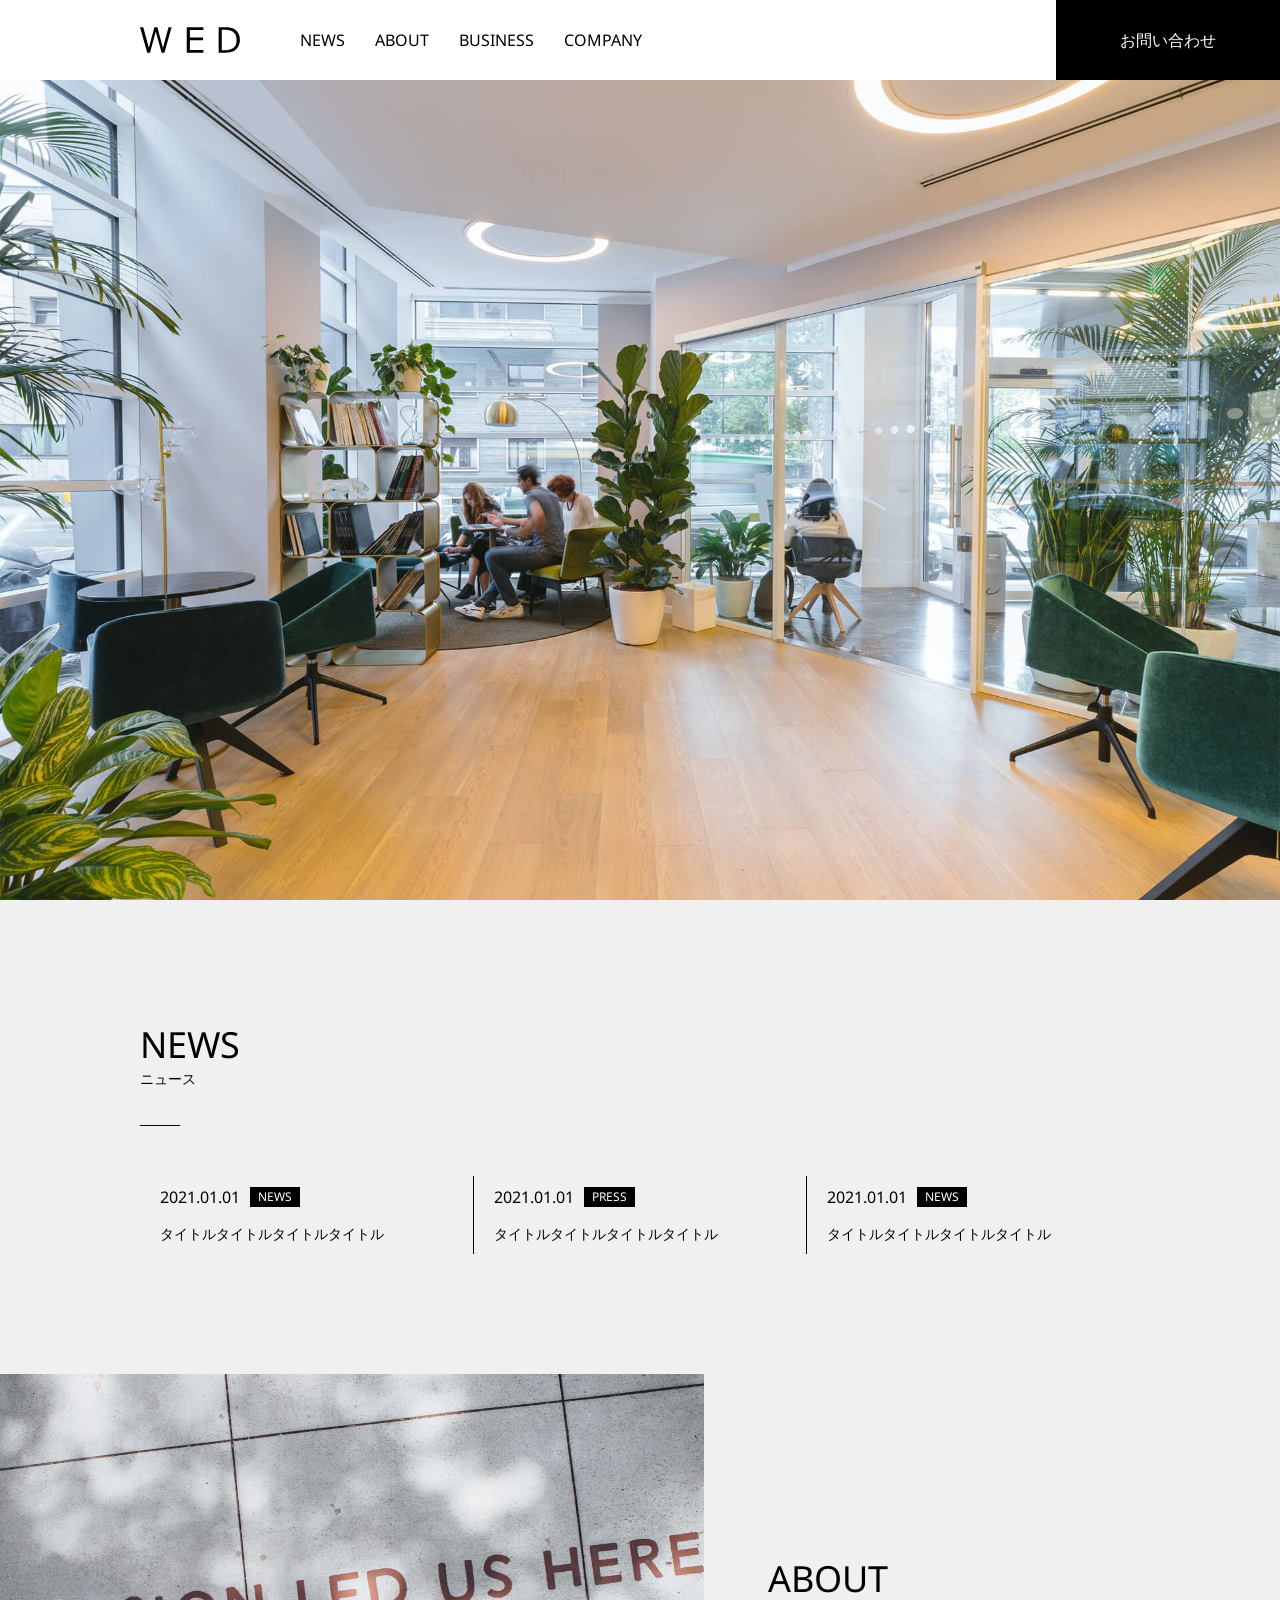
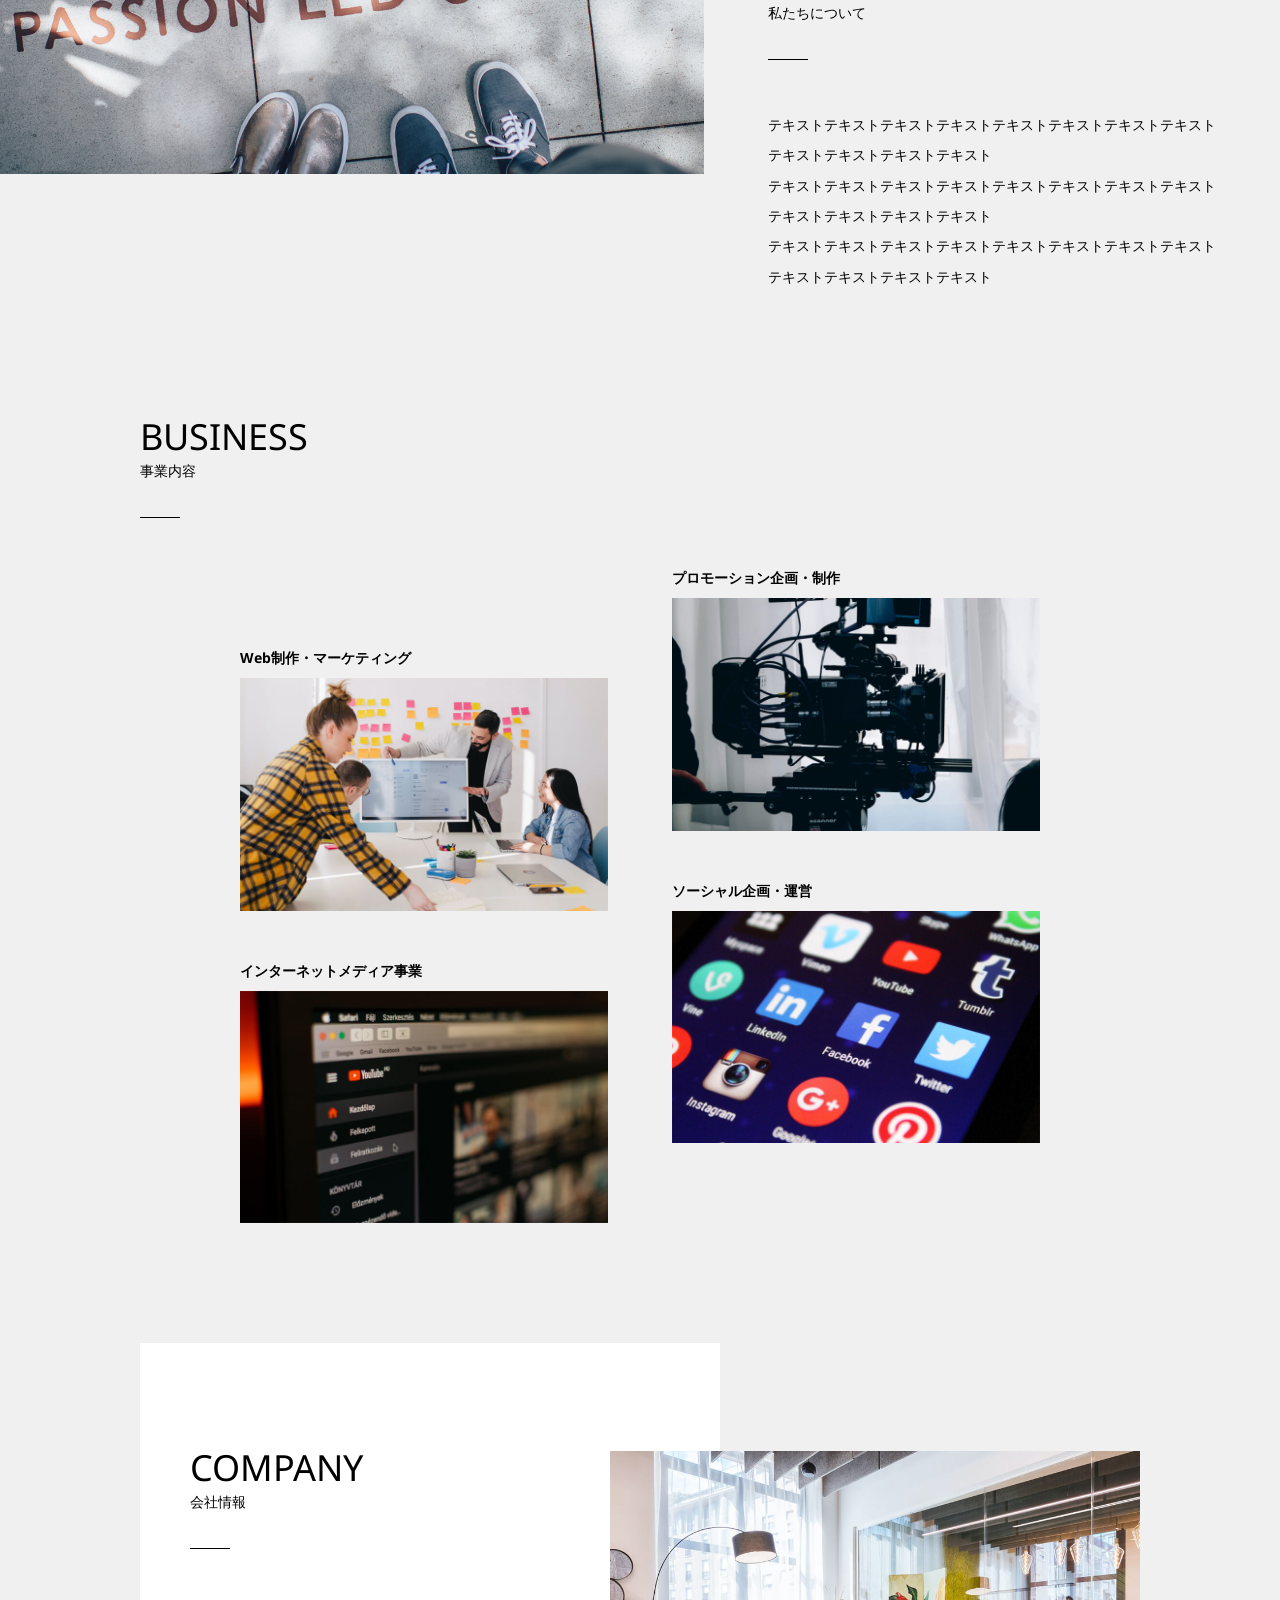
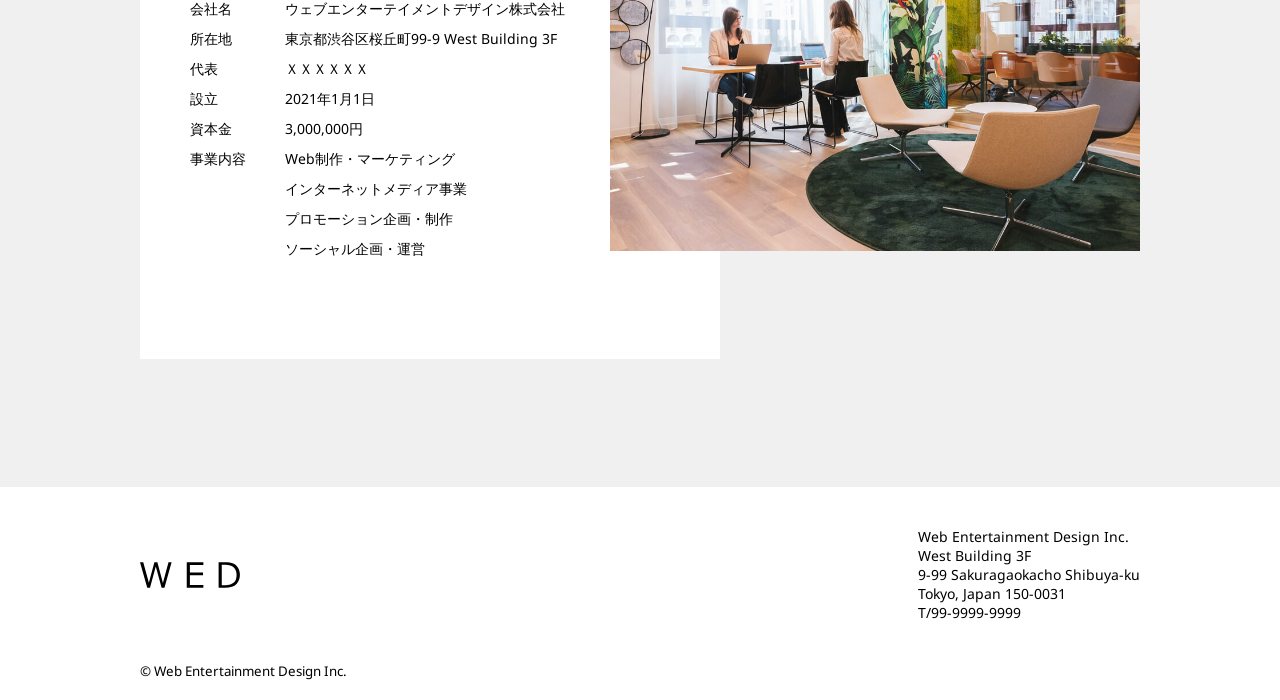
<file: index.html>
<!DOCTYPE html>
<html lang="ja">

<head>
  <meta charset="UTF-8">
  <meta name="viewport" content="width=device-width, initial-scale=1.0">
  <title>WED</title>
  <link rel="icon" href="img/favicon.ico">
  <link rel="stylesheet" href="style.css">
  <link rel="preconnect" href="https://fonts.googleapis.com">
  <link rel="preconnect" href="https://fonts.gstatic.com" crossorigin>
  <link
    href="https://fonts.googleapis.com/css2?family=Crimson+Text:ital,wght@0,400;0,600;0,700;1,400;1,600;1,700&family=Noto+Sans:ital,wght@0,100..900;1,100..900&family=Raleway:ital,wght@0,100..900;1,100..900&display=swap"
    rel="stylesheet">
</head>

<body>
  <header class="header">
    <div class="container">
      <h1><a href="index.html"><img src="img/logo.svg" alt="logo" class="logo"></a></h1>
      <nav>
        <ul>
          <li><a href="#news">NEWS</a></li>
          <li><a href="#about">ABOUT</a></li>
          <li><a href="#business">BUSINESS</a></li>
          <li><a href="#company">COMPANY</a></li>
        </ul>
      </nav>
    </div>
    <div class="contact-btn">
      <a href="contact.html" target="_blank">お問い合わせ</a>
    </div>
  </header>
  <div class="mainvisual">
    <img src="img/mainvisual.jpg" alt="mainvisual">
  </div>
  <main>
    <section id="news">
      <div class="container">
        <h2>NEWS
          <span class="title-sub">ニュース</span>
        </h2>
        <div class="news-flex">
          <div class="news-item">
            <a href="news.html" target="_blank">
              <div class="time-flex">
                <time datetime="2021-01-01">2021.01.01</time>
                <span class="news-label">NEWS</span>
              </div>
              <h3>タイトルタイトルタイトルタイトル</h3>
            </a>
          </div>
          <div class="news-item">
            <a href="news.html" target="_blank">
              <div class="time-flex">
                <time datetime="2021-01-01">2021.01.01</time>
                <span class="news-label">PRESS</span>
              </div>
              <h3>タイトルタイトルタイトルタイトル</h3>
            </a>
          </div>
          <div class="news-item">
            <a href="news.html" target="_blank">
              <div class="time-flex">
                <time datetime="2021-01-01">2021.01.01</time>
                <span class="news-label">NEWS</span>
              </div>
              <h3>タイトルタイトルタイトルタイトル</h3>
            </a>
          </div>
        </div>
      </div>
    </section>
    <section id="about">
      <div class="about-flex">
        <div class="about-text">
          <h2>ABOUT
            <span class="title-sub">私たちについて</span>
          </h2>
          <p>テキストテキストテキストテキストテキストテキストテキストテキストテキストテキストテキストテキスト</p>
          <p>テキストテキストテキストテキストテキストテキストテキストテキストテキストテキストテキストテキスト</p>
          <p>テキストテキストテキストテキストテキストテキストテキストテキストテキストテキストテキストテキスト</p>
        </div>
        <div class="about-img">
          <img src="img/about.jpg" alt="">
        </div>
      </div>
    </section>
    <section id="business">
      <div class="container">
        <h2>BUSINESS
          <span class="title-sub">事業内容</span>
        </h2>
        <div class="business-flex">
          <div class="business-left col-flex">
            <div class="business-item">
              <h3>Web制作・マーケティング</h3>
              <img src="img/business1.jpg" alt="business1">
            </div>
            <div class="business-item">
              <h3>インターネットメディア事業</h3>
              <img src="img/business2.jpg" alt="business2">
            </div>
          </div>
          <div class="business-right col-flex">
            <div class="business-item">
              <h3>プロモーション企画・制作</h3>
              <img src="img/business3.jpg" alt="business3">
            </div>
            <div class="business-item">
              <h3>ソーシャル企画・運営</h3>
              <img src="img/business4.jpg" alt="business4">
            </div>
          </div>
        </div>
      </div>
    </section>
    <section id="company">
      <div class="container">
        <div class="company-flex">
          <div class="company-text">
            <h2>COMPANY
              <span class="title-sub">会社情報</span>
            </h2>
            <dl>
              <dt>会社名</dt>
              <dd>ウェブエンターテイメントデザイン株式会社</dd>
              <dt>所在地</dt>
              <dd>東京都渋谷区桜丘町99-9 West Building 3F</dd>
              <dt>代表</dt>
              <dd>ＸＸＸＸＸＸ</dd>
              <dt>設立</dt>
              <dd>2021年1月1日</dd>
              <dt>資本金</dt>
              <dd>3,000,000円</dd>
              <dt>事業内容</dt>
              <dd>Web制作・マーケティング</dd>
              <dd>インターネットメディア事業</dd>
              <dd>プロモーション企画・制作</dd>
              <dd>ソーシャル企画・運営</dd>
            </dl>
          </div>
          <div class="company-img">
            <img src="img/company.jpg" alt="">
          </div>
        </div>
      </div>
    </section>
  </main>
  <footer class="footer">
    <div class="container">
      <div class="footer-flex">
        <div class="footer-logo">
          <img src="img/logo.svg" alt="logo" class="logo">
        </div>
        <div class="footer-address">
          <address>
            Web Entertainment Design Inc.<br>
            West Building 3F<br>
            9-99 Sakuragaokacho Shibuya-ku<br>
            Tokyo, Japan 150-0031<br>
            T/99-9999-9999
          </address>
        </div>
      </div>
      <small>&copy; Web Entertainment Design Inc.</small>
    </div>
  </footer>
</body>

</html>
</file>
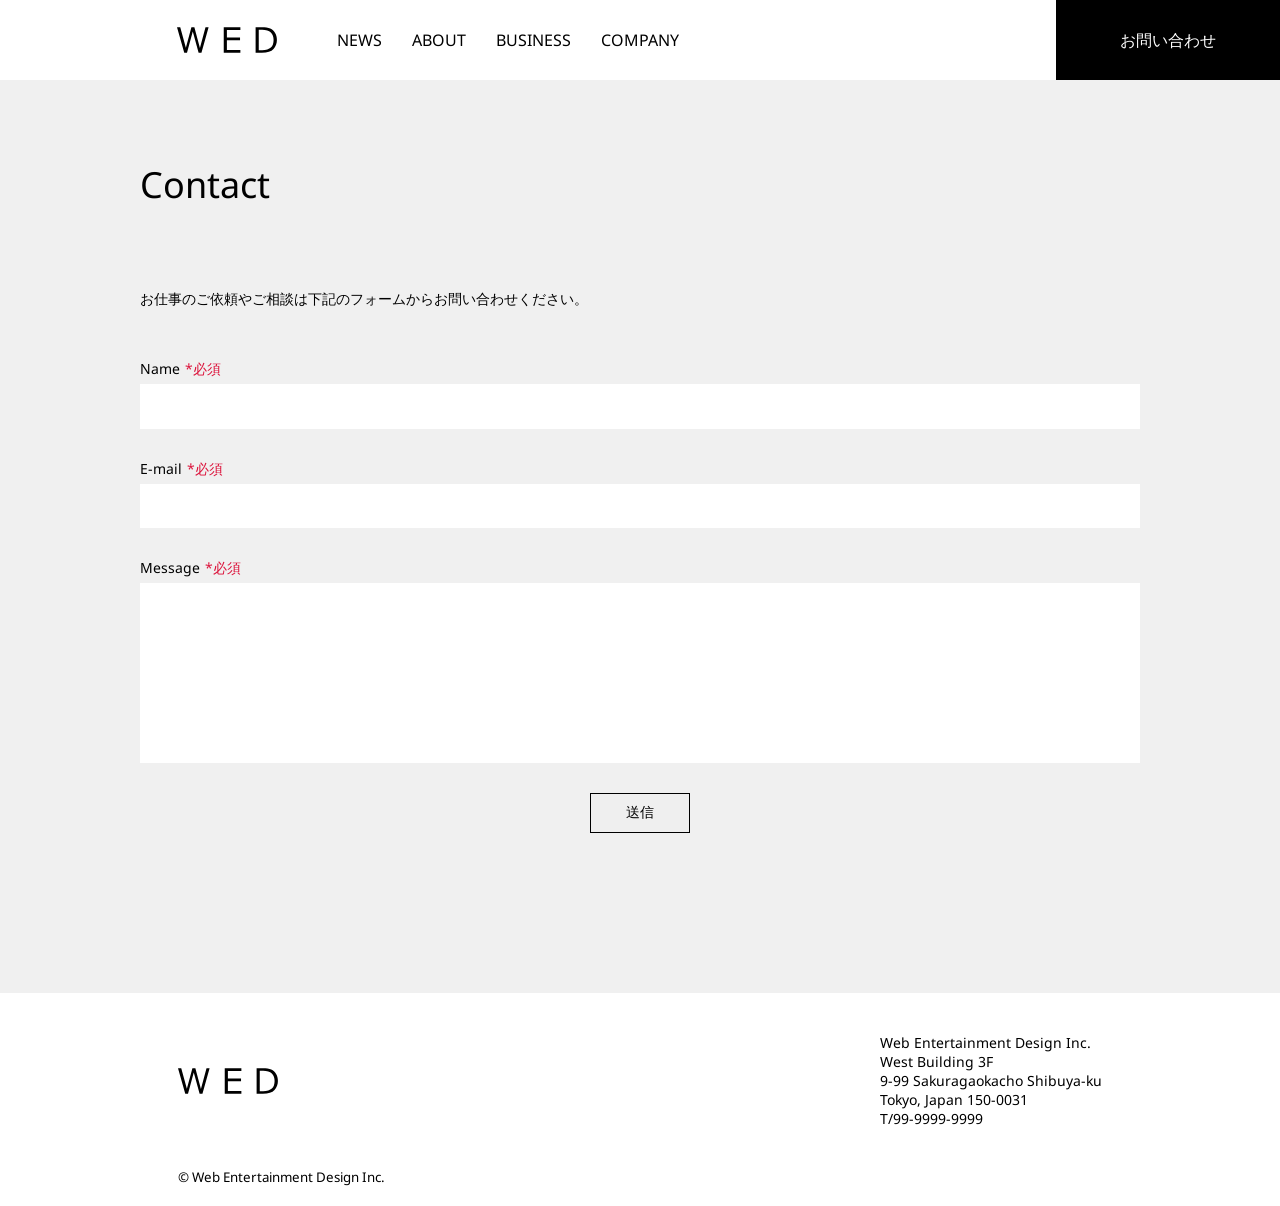
<file: contact.html>
<!DOCTYPE html>
<html lang="ja">

<head>
  <meta charset="UTF-8">
  <meta name="viewport" content="width=device-width, initial-scale=1.0">
  <title>WED - Contact</title>
  <link rel="icon" href="img/favicon.ico">
  <link rel="stylesheet" href="contact.css">
  <link rel="preconnect" href="https://fonts.googleapis.com">
  <link rel="preconnect" href="https://fonts.gstatic.com" crossorigin>
  <link
    href="https://fonts.googleapis.com/css2?family=Crimson+Text:ital,wght@0,400;0,600;0,700;1,400;1,600;1,700&family=Noto+Sans:ital,wght@0,100..900;1,100..900&family=Raleway:ital,wght@0,100..900;1,100..900&display=swap"
    rel="stylesheet">
</head>

<body>
  <header class="header">
    <div class="container">
      <h1><a href="index.html"><img src="img/logo.svg" alt="logo" class="logo"></a></h1>
      <nav>
        <ul>
          <li><a href="index.html#news">NEWS</a></li>
          <li><a href="index.html#about">ABOUT</a></li>
          <li><a href="index.html#business">BUSINESS</a></li>
          <li><a href="index.html#company">COMPANY</a></li>
        </ul>
      </nav>
    </div>
    <div class="contact-btn">
      <a href="contact.html" target="_blank">お問い合わせ</a>
    </div>
  </header>

  <main>
    <div class="container">
      <h2>Contact</h2>
      <p class="sub-text">お仕事のご依頼やご相談は下記のフォームからお問い合わせください。</p>
      <form>
        <label>
          Name<span class="requied">*必須</span>
          <input type="text" name="name" required>
        </label>
        <label>
          E-mail<span class="requied">*必須</span>
          <input type="email" name="email" required>
        </label>
        <label>
          Message<span class="requied">*必須</span>
          <textarea name="message" required></textarea>
        </label>
        <div class="submit">
          <button type="submit" id="contact-btn">送信</button>
        </div>
      </form>
    </div>
  </main>
  <footer class="footer">
    <div class="container">
      <div class="footer-flex">
        <div class="footer-logo">
          <img src="img/logo.svg" alt="logo" class="logo">
        </div>
        <div class="footer-address">
          <address>
            Web Entertainment Design Inc.<br>
            West Building 3F<br>
            9-99 Sakuragaokacho Shibuya-ku<br>
            Tokyo, Japan 150-0031<br>
            T/99-9999-9999
          </address>
        </div>
      </div>
      <small>&copy; Web Entertainment Design Inc.</small>
    </div>
  </footer>
</body>

</html>
</file>
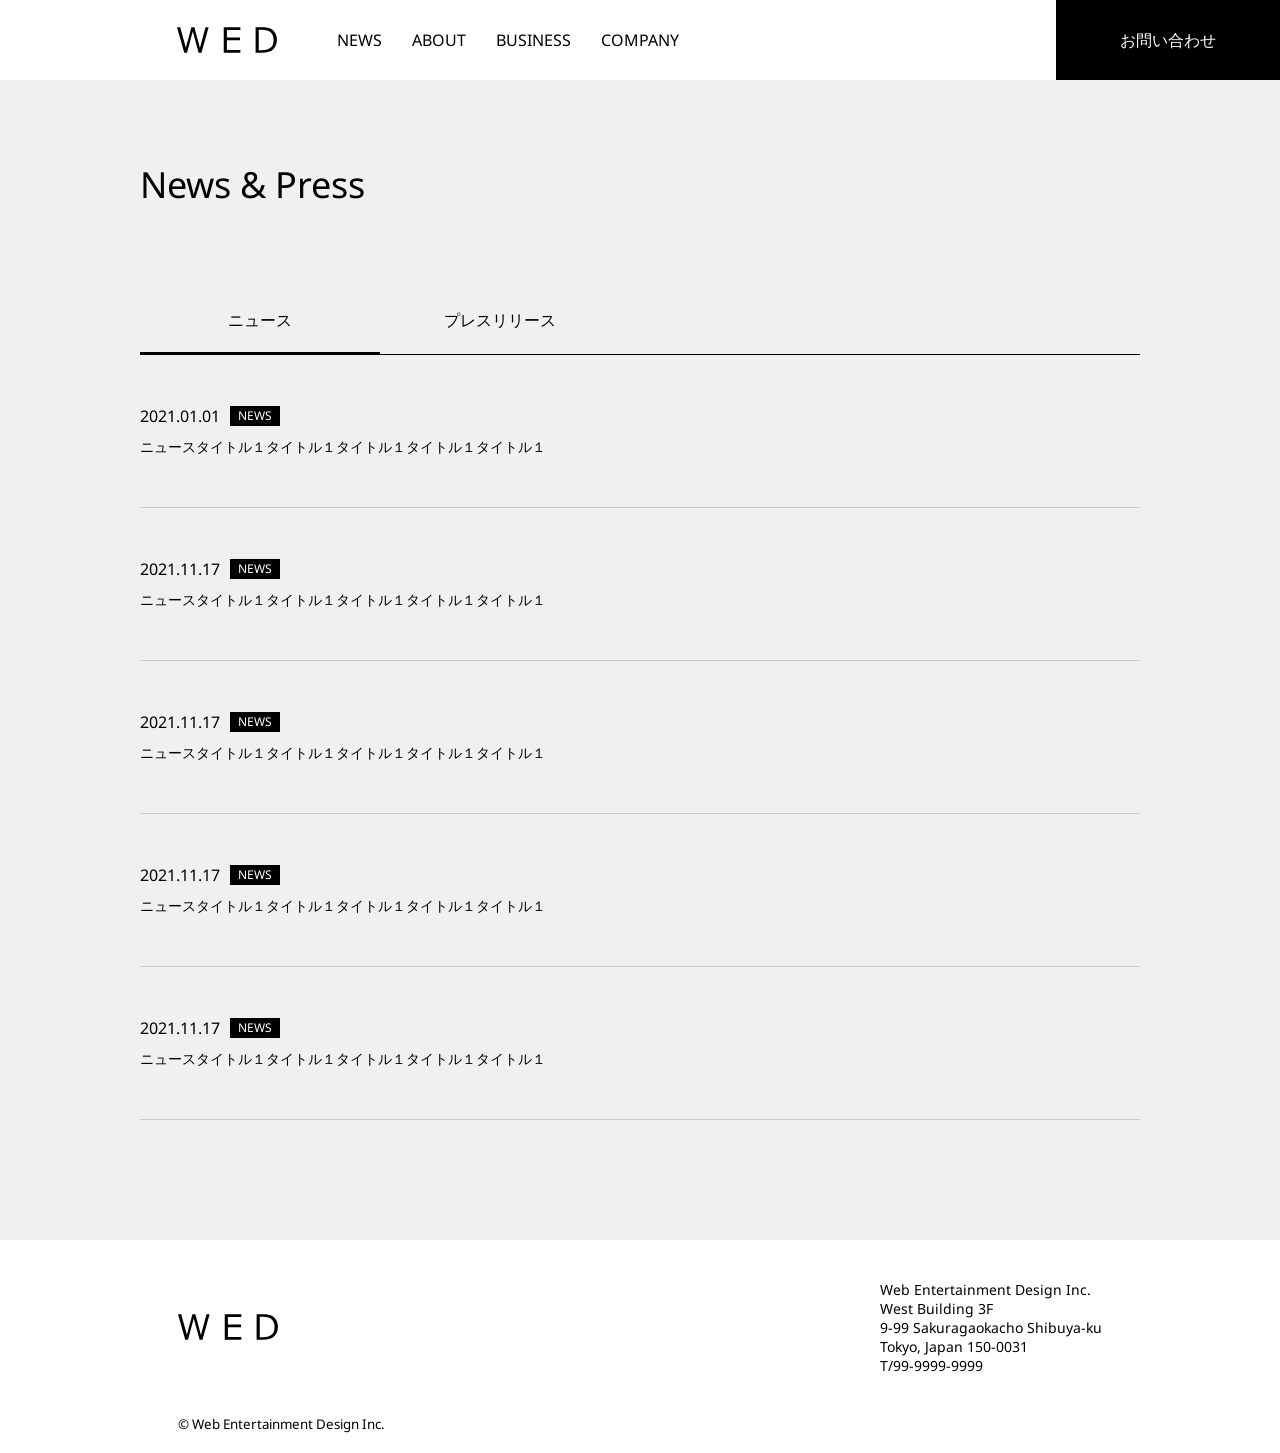
<file: news.html>
<!DOCTYPE html>
<html lang="ja">

<head>
  <meta charset="UTF-8">
  <meta name="viewport" content="width=device-width, initial-scale=1.0">
  <title>WED - News</title>
  <link rel="icon" href="img/favicon.ico">
  <link rel="stylesheet" href="news-style.css">
  <link rel="preconnect" href="https://fonts.googleapis.com">
  <link rel="preconnect" href="https://fonts.gstatic.com" crossorigin>
  <link
    href="https://fonts.googleapis.com/css2?family=Crimson+Text:ital,wght@0,400;0,600;0,700;1,400;1,600;1,700&family=Noto+Sans:ital,wght@0,100..900;1,100..900&family=Raleway:ital,wght@0,100..900;1,100..900&display=swap"
    rel="stylesheet">
</head>

<body>
  <header class="header">
    <div class="container">
      <h1><a href="index.html"><img src="img/logo.svg" alt="logo" class="logo"></a></h1>
      <nav>
        <ul>
          <li><a href="index.html#news">NEWS</a></li>
          <li><a href="index.html#about">ABOUT</a></li>
          <li><a href="index.html#business">BUSINESS</a></li>
          <li><a href="index.html#company">COMPANY</a></li>
        </ul>
      </nav>
    </div>
    <div class="contact-btn">
      <a href="contact.html" target="_blank">お問い合わせ</a>
    </div>
  </header>

  <main>
    <div class="container">
      <h2>News & Press</h2>
      <div class="tab-btn">
        <div class="btns news-btn btn-active" data-target="news-list">ニュース</div>
        <div class="btns press-btn" data-target="press-list">プレスリリース</div>
      </div>
      <section id="news-list" class="lists list-active">
        <div class="list-item">
          <div class="time-wrap">
            <time datetime="2021-01-01">2021.01.01</time>
            <span class="list-label">NEWS</span>
          </div>
          <h3>ニュースタイトル１タイトル１タイトル１タイトル１タイトル１</h3>
        </div>
        <div class="list-item">
          <div class="time-wrap">
            <time datetime="2021-01-01">2021.11.17</time>
            <span class="list-label">NEWS</span>
          </div>
          <h3>ニュースタイトル１タイトル１タイトル１タイトル１タイトル１</h3>
        </div>
        <div class="list-item">
          <div class="time-wrap">
            <time datetime="2021-01-01">2021.11.17</time>
            <span class="list-label">NEWS</span>
          </div>
          <h3>ニュースタイトル１タイトル１タイトル１タイトル１タイトル１</h3>
        </div>
        <div class="list-item">
          <div class="time-wrap">
            <time datetime="2021-01-01">2021.11.17</time>
            <span class="list-label">NEWS</span>
          </div>
          <h3>ニュースタイトル１タイトル１タイトル１タイトル１タイトル１</h3>
        </div>
        <div class="list-item">
          <div class="time-wrap">
            <time datetime="2021-01-01">2021.11.17</time>
            <span class="list-label">NEWS</span>
          </div>
          <h3>ニュースタイトル１タイトル１タイトル１タイトル１タイトル１</h3>
        </div>
      </section>
      <section id="press-list" class="lists">
        <div class="list-item">
          <div class="time-wrap">
            <time datetime="2021-01-01">2021.01.01</time>
            <span class="list-label">PRESS</span>
          </div>
          <h3>プレスリリースタイトル１タイトル１タイトル１タイトル１タイトル１</h3>
        </div>
        <div class="list-item">
          <div class="time-wrap">
            <time datetime="2021-01-01">2021.11.17</time>
            <span class="list-label">PRESS</span>
          </div>
          <h3>プレスリリースタイトル１タイトル１タイトル１タイトル１タイトル１</h3>
        </div>
        <div class="list-item">
          <div class="time-wrap">
            <time datetime="2021-01-01">2021.11.17</time>
            <span class="list-label">PRESS</span>
          </div>
          <h3>プレスリリースタイトル１タイトル１タイトル１タイトル１タイトル１</h3>
        </div>
        <div class="list-item">
          <div class="time-wrap">
            <time datetime="2021-01-01">2021.11.17</time>
            <span class="list-label">PRESS</span>
          </div>
          <h3>プレスリリースタイトル１タイトル１タイトル１タイトル１タイトル１</h3>
        </div>
        <div class="list-item">
          <div class="time-wrap">
            <time datetime="2021-01-01">2021.11.17</time>
            <span class="list-label">PRESS</span>
          </div>
          <h3>プレスリリースタイトル１タイトル１タイトル１タイトル１タイトル１</h3>
        </div>
      </section>
    </div>
  </main>
  <footer class="footer">
    <div class="container">
      <div class="footer-flex">
        <div class="footer-logo">
          <img src="img/logo.svg" alt="logo" class="logo">
        </div>
        <div class="footer-address">
          <address>
            Web Entertainment Design Inc.<br>
            West Building 3F<br>
            9-99 Sakuragaokacho Shibuya-ku<br>
            Tokyo, Japan 150-0031<br>
            T/99-9999-9999
          </address>
        </div>
      </div>
      <small>&copy; Web Entertainment Design Inc.</small>
    </div>
  </footer>
  <script src="news.js"></script>
</body>

</html>
</file>
<file: style.css>
@charset "utf-8";

* {
  margin: 0;
  padding: 0;
  list-style: none;
  text-decoration: none;
}

body {
  background: #f0f0f0;
}

body,
a {
  color: #000;
  font-family: "Noto Sans", sans-serif;
}

img {
  width: 100%;
  display: block;
}

p,
h3,
dl {
  font-size: 0.875rem;
}

address {
  font-style: normal;
}

.container {
  max-width: 1000px;
  margin: 0 auto;
  padding: 0 2%;
}

/* header */
.header {
  padding: 27px 16px;
  display: flex;
  position: relative;
  align-items: center;
  background: #fff;
}

.header .container {
  width: 100%;
  display: flex;
  gap: 60px;
  align-items: center;
}

.logo {
  width: 100px;
}

.header ul {
  display: flex;
  align-items: center;
  gap: 30px;
}

.header li {
  display: flex;
  align-items: center;
}

.contact-btn {
  position: absolute;
  top: 0;
  right: 0;
}

.contact-btn:hover {
  opacity: .8;
}

.contact-btn a {
  display: block;
  background: #000;
  color: #fff;
  line-height: 80px;
  padding: 0 64px;
}

/* mainvisual */
.mainvisual img{
  height: calc(100vh - 80px);
  object-fit: cover;
}

/* main */
section {
  padding: 60px 0;
}

h2 {
  font-size: 36px;
  letter-spacing: 30%;
  font-weight: normal;
  margin-bottom: 50px;
}

h2::after {
  display: block;
  content: "";
  width: 40px;
  height: 1px;
  background: #000;
  margin-top: 36px;
}

.title-sub {
  display: block;
  font-size: 14px;
  letter-spacing: normal;
}

/* news */
#news {
  margin-top: 60px;
}
#news .news-flex {
  display: flex;
}

.news-item {
  flex: 1;
  padding: 10px 20px;
  border-right: 1px solid #000;
}

.news-item:hover {
  background: #ccc;
}

.news-item:last-child {
  border: none;
}

.time-flex {
  margin-bottom: 16px;
  display: flex;
  align-items: center;
  gap: 10px;
}

.news-label {
  display: inline-block;
  color: #fff;
  background: #000;
  line-height: 20px;
  padding: 0 8px;
  font-size: 12px;
}

#news h3 {
  font-weight: normal;
}

/* about */
.about-flex {
  display: flex;
  flex-direction: row-reverse;
}

.about-img {
  flex: 1;
}

.about-img img {
  height: 400px;
  object-fit: cover;
}

.about-text {
  padding: 180px 5% 0;
  width: 45%;
  box-sizing: border-box;
}

.about-flex p {
  line-height: 1.9rem;
}

/* business */
.business-flex {
  max-width: calc(100% - 200px);
  margin: 0 auto;
  display: flex;
  gap: 64px;
}

.business-flex h3 {
  margin-bottom: 10px;
}

.col-flex {
  display: flex;
  flex-direction: column;
  gap: 50px;
}

.business-left {
  padding-top: 80px;
}

/* company */
#company {
  margin-bottom: 68px;
}

#company .container {
  padding: 0;
}

.company-flex {
  position: relative;
}

.company-text {
  width: 45%;
  background: #fff;
  padding: 100px 8% 100px 5%;
  /* box-sizing: border-box; */
}

.company-text dl {
  display: grid;
  grid-template-columns: 85px 1fr;
  gap: 10px;
}

.company-text dt {
  grid-column: 1;
}

.company-text dd {
  grid-column: 2;
}

.company-img {
  width: 53%;
  position: absolute;
  top: 50%;
  right: 0;
  transform: translateY(-50%);
  z-index: 1;
}

.company-img img {
  height: 400px;
  object-fit: cover;
}

/* footer */
.footer {
  background: #fff;
}

.footer-flex {
  display: flex;
  align-items: center;
  justify-content: space-between;
}

.footer-address {
  padding: 40px 0;
  font-size: 14px;
}

small {
  display: block;
  padding-bottom: 20px;
}

@media (max-width: 900px) {
  .logo {
    width: 80px;
  }
  
  .container {
    padding: 0 4%;
  }

  section {
    margin: 0;
    padding: 40px 0;
  }

  h2 {
    margin-bottom: 34px;
  }

  .header {
    padding: 15px;
  }

  .header .container {
    flex-direction: column;
    gap: 8px;
    align-items: start;
    padding: 0;
  }

  .header ul {
    margin: 0 auto;
  }

  .contact-btn {
    display: none;
  }

  /* news */
  .news-flex {
    flex-direction: column;
    gap: 20px;
  }

  .news-item {
    border: none;
    padding: 20px 0;
  }

  /* about */
  .about-flex {
    flex-direction: column-reverse;
  }

  .about-text {
    width: 100%;
    padding: 30px 4%;
  }

  .about-img {
    width: 100%;
    height: 300px;
  }

  /* business */
  .business-flex {
    max-width: 100%;
    flex-direction: column;
    margin: 0;
    gap: 30px;
  }

  .business-left,
  .business-right {
    padding: 0;
    gap: 30px;
  }

  /* company */
  #company .container {
    max-width: 900px;
    padding: 0 4%;
  }

  .company-flex {
    position: static;
  }

  .company-text {
    width: 100%;
    padding: 40px 5%;
    box-sizing: border-box;
  }

  .company-text dl {
    display: flex;
    flex-direction: column;
    gap: 5px;
  }

  .company-text dt:first-of-type {
    margin: 0;
  }

  .company-text dt {
    margin-top: 15px;
  }

  .company-text dd {
    margin-left: 1rem;
  }

  .company-img {
    width: 100%;
    position: static;
    top: 0;
    transform: unset;
    margin-top: 20px;
  }

  /* footer */
  .footer-flex {
    flex-direction: column;
    align-items: start;
    padding: 40px 0;
  }

  .footer-address {
    margin-top: 10px;
    padding: 0;
  }
}
</file>
<file: contact.css>
@charset "utf-8";

* {
  margin: 0;
  padding: 0;
  list-style: none;
  text-decoration: none;
}

body {
  height: 100vh;
  background: #f0f0f0;
  display: flex;
  flex-direction: column;
}

body,
a {
  color: #000;
  font-family: "Noto Sans", sans-serif;
}

img {
  width: 100%;
  display: block;
}

p,
h3,
dl {
  font-size: 0.875rem;
}

address {
  font-style: normal;
}

.container {
  max-width: 1000px;
  margin: 0 auto;
  padding: 0 3%;
  box-sizing: border-box;
}

/* header */
.header {
  padding: 27px 16px;
  display: flex;
  position: relative;
  align-items: center;
  background: #fff;
}

.header .container {
  width: 100%;
  display: flex;
  gap: 60px;
  align-items: center;
}

.logo {
  width: 100px;
}

.header ul {
  display: flex;
  align-items: center;
  gap: 30px;
}

.header li {
  display: flex;
  align-items: center;
}

.contact-btn {
  position: absolute;
  top: 0;
  right: 0;
}

.contact-btn:hover {
  opacity: .8;
}

.contact-btn a {
  display: block;
  background: #000;
  color: #fff;
  line-height: 80px;
  padding: 0 64px;
}

/* main */
h2 {
  font-size: 36px;
  letter-spacing: 30%;
  font-weight: normal;
  margin-bottom: 80px;
}

main {
  flex: 1;
}

.sub-text {
  margin-bottom: 50px;
}

main .container {
  padding: 80px 0;
}

/* form */
form {
  display: flex;
  flex-direction: column;
  gap: 30px;
}

label {
  width: 100%;
  display: inline-block;
  font-size: 14px;
}

.requied {
  color: crimson;
  margin-left: 5px;
}

input,
textarea {
  width: 100%;
  display: block;
  padding: .7rem 1rem;
  line-height: 1.4rem;
  resize: none;
  border: none;
  margin-top: 5px;
  box-sizing: border-box;
}

textarea {
  height: 180px;
  box-sizing: border-box;
}

textarea::-webkit-scrollbar {
  display: none;
}

.submit {
  margin: 0 auto;
}

#contact-btn {
  display: inline-block;
  width: 100px;
  padding: 10px;
  box-sizing: border-box;
  cursor: pointer;
  border: 1px solid #000;
  font-size: 14px;
}

#contact-btn:hover {
  background: #000;
  color: #fff;
}

/* footer */
.footer {
  flex-shrink: 0;
  margin-top: 80px;
  background: #fff;
}

.footer-flex {
  display: flex;
  align-items: center;
  justify-content: space-between;
}

.footer-address {
  padding: 40px 0;
  font-size: 14px;
}

small {
  display: block;
  padding-bottom: 20px;
}


@media (max-width: 900px) {

  /* header */
  .header {
    padding: 15px;
  }

  .header .container {
    flex-direction: column;
    gap: 8px;
    align-items: start;
    padding: 0;
  }

  .header ul {
    margin: 0 auto;
  }

  .contact-btn {
    display: none;
  }

  .logo {
    width: 80px;
  }

  /* main */
  main .container {
    padding: 40px 4%;
  }

  h2 {
    margin-bottom: 40px;
  }
  
  /* footer */
  .footer-flex {
    flex-direction: column;
    align-items: start;
    padding: 40px 0;
  }

  .footer-address {
    margin-top: 10px;
    padding: 0;
  }
}
</file>
<file: news-style.css>
@charset "utf-8";

* {
  margin: 0;
  padding: 0;
  list-style: none;
  text-decoration: none;
}

body {
  height: 100vh;
  background: #f0f0f0;
  display: flex;
  flex-direction: column;
}

body,
a {
  color: #000;
  font-family: "Noto Sans", sans-serif;
}

img {
  width: 100%;
  display: block;
}

p,
h3,
dl {
  font-size: 0.875rem;
}

address {
  font-style: normal;
}

.container {
  max-width: 1000px;
  margin: 0 auto;
  padding: 0 3%;
  box-sizing: border-box;
}

/* header */
.header {
  padding: 27px 16px;
  display: flex;
  position: relative;
  align-items: center;
  background: #fff;
}

.header .container {
  width: 100%;
  display: flex;
  gap: 60px;
  align-items: center;
}

.logo {
  width: 100px;
}

.header ul {
  display: flex;
  align-items: center;
  gap: 30px;
}

.header li {
  display: flex;
  align-items: center;
}

.contact-btn {
  position: absolute;
  top: 0;
  right: 0;
}

.contact-btn:hover {
  opacity: .8;
}

.contact-btn a {
  display: block;
  background: #000;
  color: #fff;
  line-height: 80px;
  padding: 0 64px;
}

/* main */
h2 {
  font-size: 36px;
  letter-spacing: 30%;
  font-weight: normal;
  margin-bottom: 50px;
  margin-bottom: 80px;
}

main {
  flex: 1;
}

main .container {
  padding: 80px 0;
}

/* tab-btn */
.tab-btn {
  border-bottom: 1px solid #000;
  display: flex;
}

.tab-btn div {
  width: 240px;
  text-align: center;
  padding: 20px 0;
  border-bottom: 2px solid transparent;
  border-radius: 0 32px 0 0;
  cursor: pointer;
}

.tab-btn div:not(.btn-active):hover {
  background: #ddd;
}

.tab-btn .btn-active {
  border-bottom: 2px solid #000;
}

/* list */
.list-flex {
  display: flex;
}

.list-item {
  flex: 1;
  padding: 50px 0;
  border-bottom: 1px solid #cccccc;
}

.time-wrap {
  margin-bottom: 10px;
  display: flex;
  align-items: center;
  gap: 10px;
}

.list-label {
  display: inline-block;
  color: #fff;
  background: #000;
  line-height: 20px;
  padding: 0 8px;
  font-size: 12px;
}

.list-item h3 {
  font-weight: normal;
}

section {
  display: none;
}

.list-active {
  display: block;
}

/* footer */
.footer {
  flex-shrink: 0;
  margin-top: 40px;
  background: #fff;
}

.footer-flex {
  display: flex;
  align-items: center;
  justify-content: space-between;
}

.footer-address {
  padding: 40px 0;
  font-size: 14px;
}

small {
  display: block;
  padding-bottom: 20px;
}


@media (max-width: 900px) {

  /* header */
  .header {
    padding: 15px;
  }

  .header .container {
    flex-direction: column;
    gap: 8px;
    align-items: start;
    padding: 0;
  }

  .header ul {
    margin: 0 auto;
  }

  .contact-btn {
    display: none;
  }

  .logo {
    width: 80px;
  }

  main .container {
    padding: 40px 4%;
  }

  /* list */
  .list-item {
    padding: 40px 0;
  }

  
  /* footer */
  .footer-flex {
    flex-direction: column;
    align-items: start;
    padding: 40px 0;
  }

  .footer-address {
    margin-top: 10px;
    padding: 0;
  }
}
</file>
